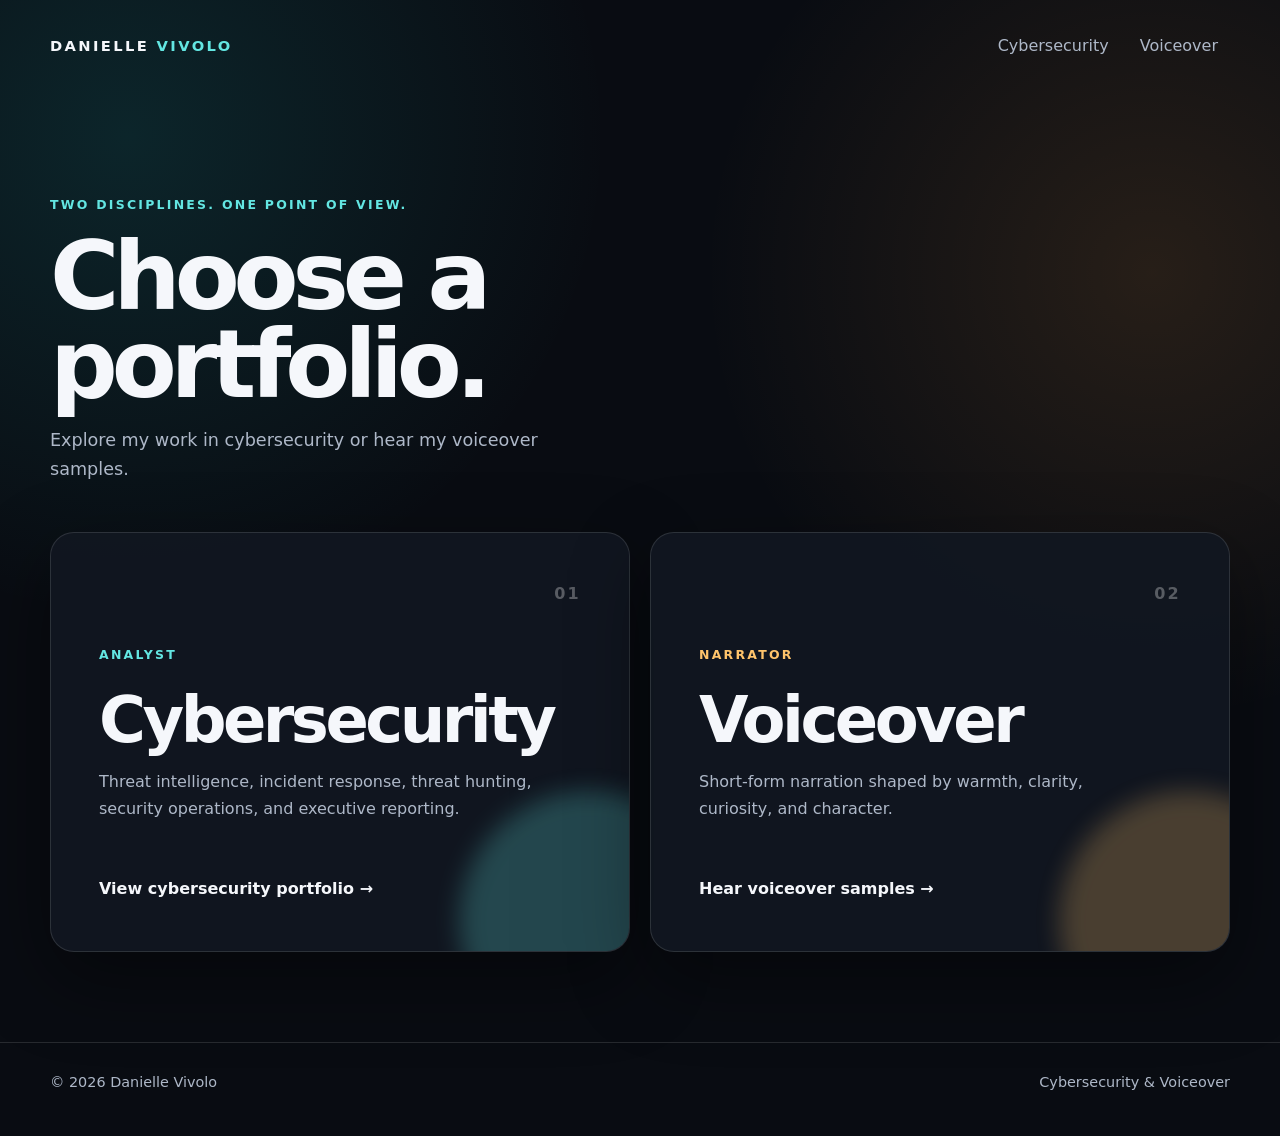
<file: index.html>
<!doctype html>
<html lang="en">
<head>
  <meta charset="utf-8">
  <meta name="viewport" content="width=device-width, initial-scale=1">
  <meta name="description" content="Choose Danielle Vivolo's cybersecurity portfolio or voiceover portfolio.">
  <title>Danielle Vivolo | Cybersecurity & Voiceover</title>
  <link rel="stylesheet" href="styles.css">
</head>
<body class="home-page">
  <header class="shell topbar">
    <a class="brand" href="index.html">Danielle <span>Vivolo</span></a>
    <nav class="top-links" aria-label="Portfolio navigation">
      <a class="text-link" href="cybersecurity.html">Cybersecurity</a>
      <a class="text-link" href="voiceover.html">Voiceover</a>
    </nav>
  </header>
  <main class="shell choice-shell">
    <div class="choice-intro">
      <p class="eyebrow">Two disciplines. One point of view.</p>
      <h1>Choose a portfolio.</h1>
      <p>Explore my work in cybersecurity or hear my voiceover samples.</p>
    </div>
    <div class="choice-grid">
      <a class="choice-card cyber-choice" href="cybersecurity.html">
        <span class="choice-number">01</span>
        <div><p class="eyebrow">Analyst</p><h2>Cybersecurity</h2><p>Threat intelligence, incident response, threat hunting, security operations, and executive reporting.</p></div>
        <span class="choice-link">View cybersecurity portfolio <span aria-hidden="true">→</span></span>
      </a>
      <a class="choice-card voice-choice" href="voiceover.html">
        <span class="choice-number">02</span>
        <div><p class="eyebrow">Narrator</p><h2>Voiceover</h2><p>Short-form narration shaped by warmth, clarity, curiosity, and character.</p></div>
        <span class="choice-link">Hear voiceover samples <span aria-hidden="true">→</span></span>
      </a>
    </div>
  </main>
  <footer><div class="shell footer-inner"><span>© <span data-year></span> Danielle Vivolo</span><span>Cybersecurity & Voiceover</span></div></footer>
  <script>document.querySelector('[data-year]').textContent = new Date().getFullYear();</script>
</body>
</html>
</file>
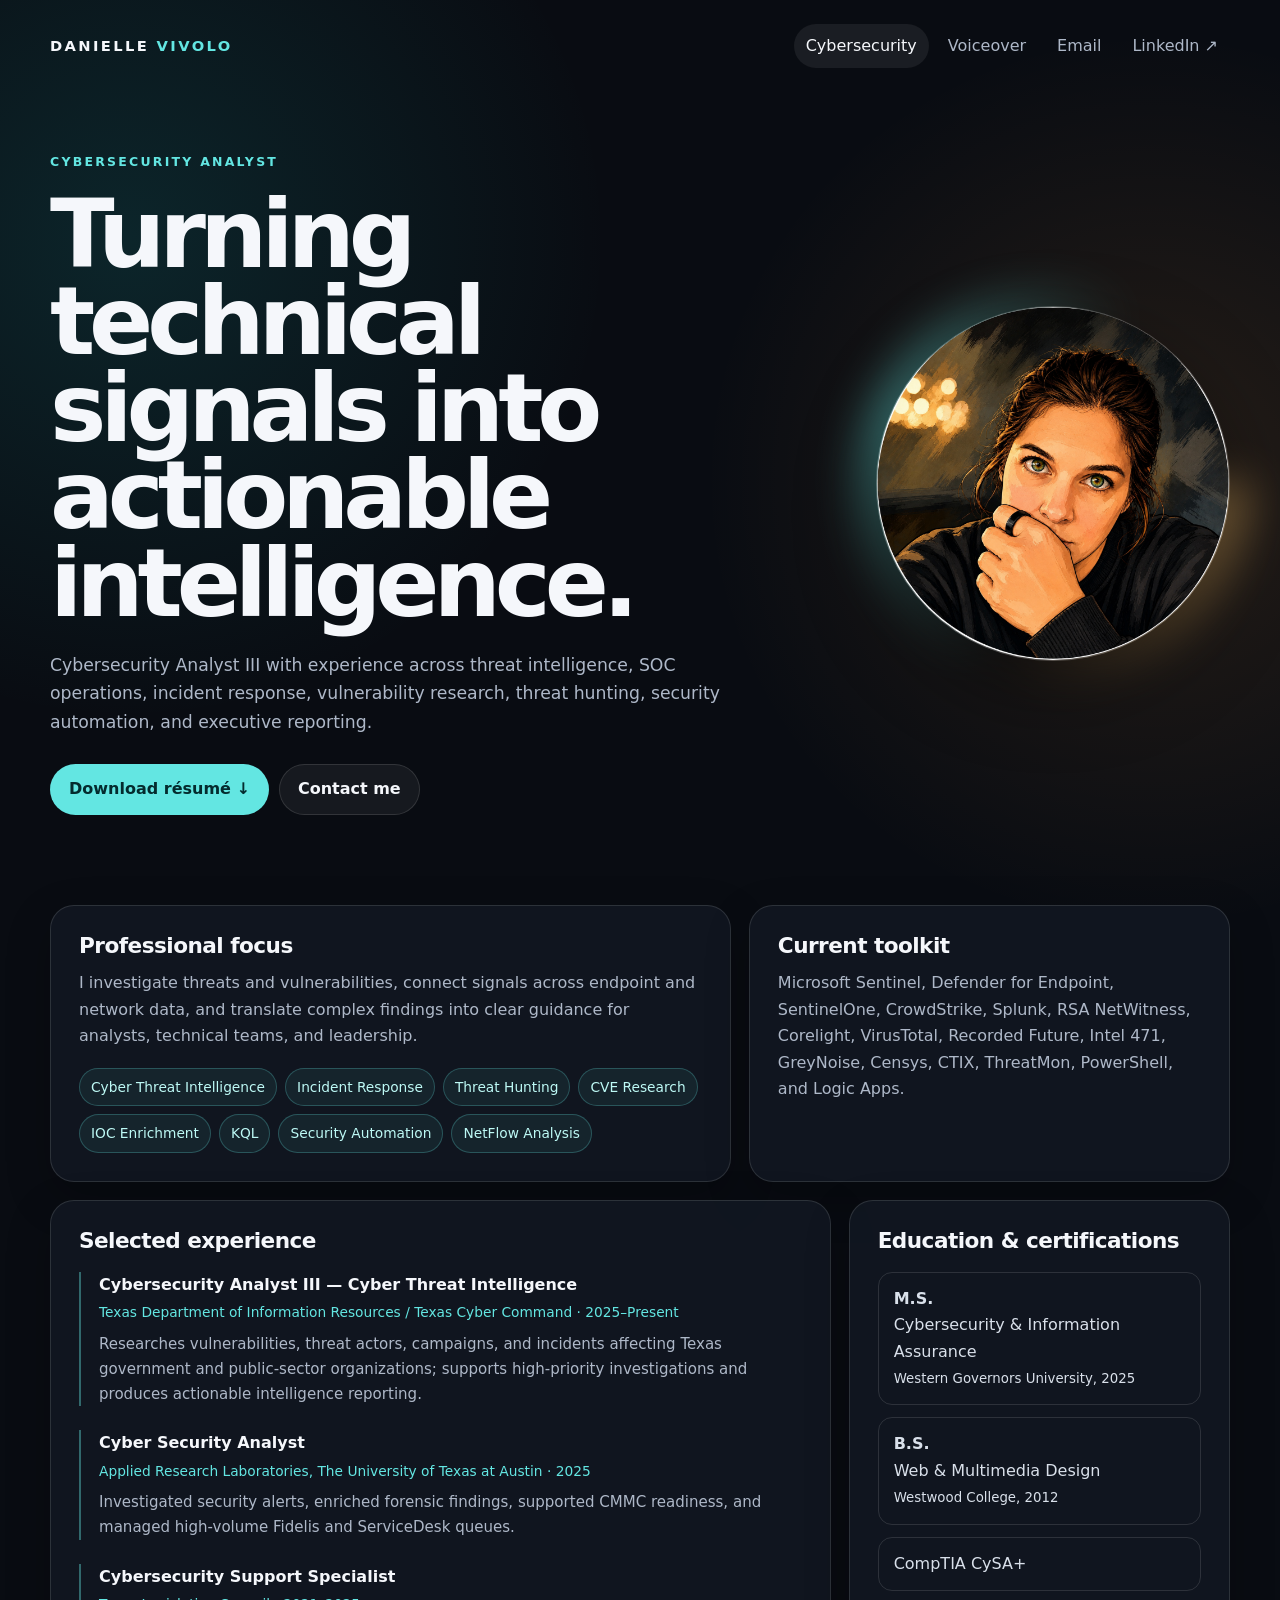
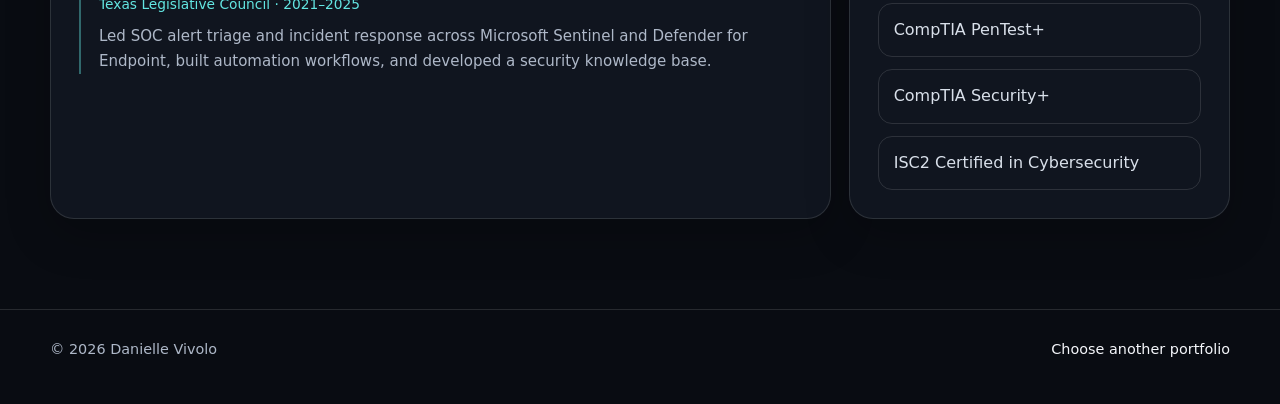
<file: cybersecurity.html>
<!doctype html>
<html lang="en">
<head>
  <meta charset="utf-8">
  <meta name="viewport" content="width=device-width, initial-scale=1">
  <meta name="description" content="Danielle Vivolo's cybersecurity experience, skills, and résumé.">
  <title>Danielle Vivolo | Cybersecurity</title>
  <link rel="stylesheet" href="styles.css">
</head>
<body class="cyber-page">
  <header class="shell topbar">
    <a class="brand" href="index.html">Danielle <span>Vivolo</span></a>
    <nav class="top-links" aria-label="Portfolio navigation">
      <a class="text-link active-link" href="cybersecurity.html" aria-current="page">Cybersecurity</a>
      <a class="text-link" href="voiceover.html">Voiceover</a>
      <a class="text-link email" href="mailto:danielle.vivolo@gmail.com">Email</a>
      <a class="text-link" href="https://linkedin.com/in/daniellevivolo" target="_blank" rel="noreferrer">LinkedIn ↗</a>
    </nav>
  </header>
  <main>
    <section class="shell portfolio-hero cyber-hero">
      <div class="hero-copy">
        <p class="eyebrow">Cybersecurity analyst</p>
        <h1>Turning technical signals into actionable intelligence.</h1>
        <p class="hero-lede">Cybersecurity Analyst III with experience across threat intelligence, SOC operations, incident response, vulnerability research, threat hunting, security automation, and executive reporting.</p>
        <div class="button-row"><a class="button cyber-action" href="Danielle_Vivolo_Cybersecurity_Resume.pdf" download>Download résumé ↓</a><a class="button" href="mailto:danielle.vivolo@gmail.com">Contact me</a></div>
      </div>
      <div class="portrait-wrap"><img class="portrait" src="assets/danielle-portrait.png" alt="Portrait of Danielle Vivolo"></div>
    </section>
    <section class="shell content-section" aria-label="Cybersecurity experience">
      <div class="grid">
        <article class="card summary"><h2>Professional focus</h2><p>I investigate threats and vulnerabilities, connect signals across endpoint and network data, and translate complex findings into clear guidance for analysts, technical teams, and leadership.</p><div class="tag-list" aria-label="Core skills"><span class="tag">Cyber Threat Intelligence</span><span class="tag">Incident Response</span><span class="tag">Threat Hunting</span><span class="tag">CVE Research</span><span class="tag">IOC Enrichment</span><span class="tag">KQL</span><span class="tag">Security Automation</span><span class="tag">NetFlow Analysis</span></div></article>
        <aside class="card skills"><h2>Current toolkit</h2><p>Microsoft Sentinel, Defender for Endpoint, SentinelOne, CrowdStrike, Splunk, RSA NetWitness, Corelight, VirusTotal, Recorded Future, Intel 471, GreyNoise, Censys, CTIX, ThreatMon, PowerShell, and Logic Apps.</p></aside>
        <article class="card experience"><h2>Selected experience</h2><div class="timeline">
          <div class="role"><h3>Cybersecurity Analyst III — Cyber Threat Intelligence</h3><p class="meta">Texas Department of Information Resources / Texas Cyber Command · 2025–Present</p><p>Researches vulnerabilities, threat actors, campaigns, and incidents affecting Texas government and public-sector organizations; supports high-priority investigations and produces actionable intelligence reporting.</p></div>
          <div class="role"><h3>Cyber Security Analyst</h3><p class="meta">Applied Research Laboratories, The University of Texas at Austin · 2025</p><p>Investigated security alerts, enriched forensic findings, supported CMMC readiness, and managed high-volume Fidelis and ServiceDesk queues.</p></div>
          <div class="role"><h3>Cybersecurity Support Specialist</h3><p class="meta">Texas Legislative Council · 2021–2025</p><p>Led SOC alert triage and incident response across Microsoft Sentinel and Defender for Endpoint, built automation workflows, and developed a security knowledge base.</p></div>
        </div></article>
        <aside class="card credentials"><h2>Education & certifications</h2><div class="credential-list"><div class="credential"><strong>M.S.</strong><br>Cybersecurity & Information Assurance<br><small>Western Governors University, 2025</small></div><div class="credential"><strong>B.S.</strong><br>Web & Multimedia Design<br><small>Westwood College, 2012</small></div><div class="credential">CompTIA CySA+</div><div class="credential">CompTIA PenTest+</div><div class="credential">CompTIA Security+</div><div class="credential">ISC2 Certified in Cybersecurity</div></div></aside>
      </div>
    </section>
  </main>
  <footer><div class="shell footer-inner"><span>© <span data-year></span> Danielle Vivolo</span><a href="index.html">Choose another portfolio</a></div></footer>
  <script>document.querySelector('[data-year]').textContent = new Date().getFullYear();</script>
</body>
</html>
</file>
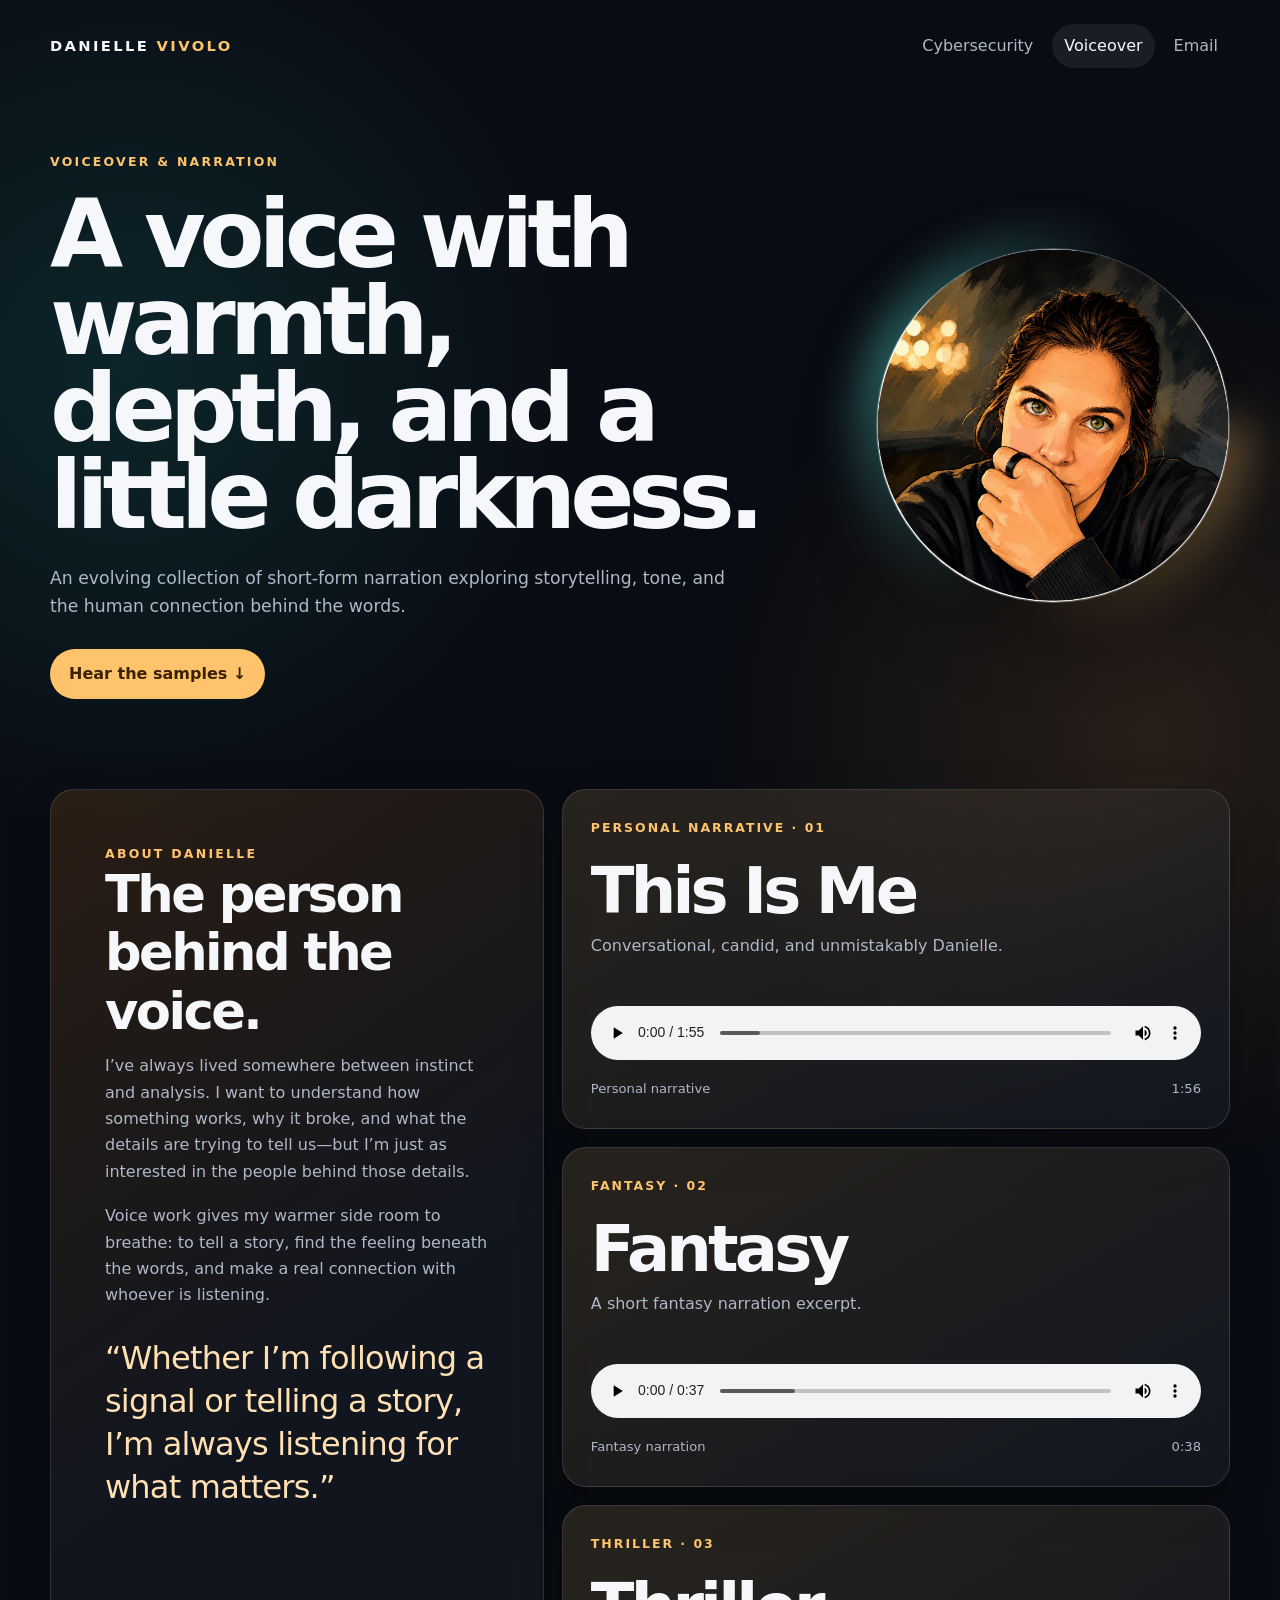
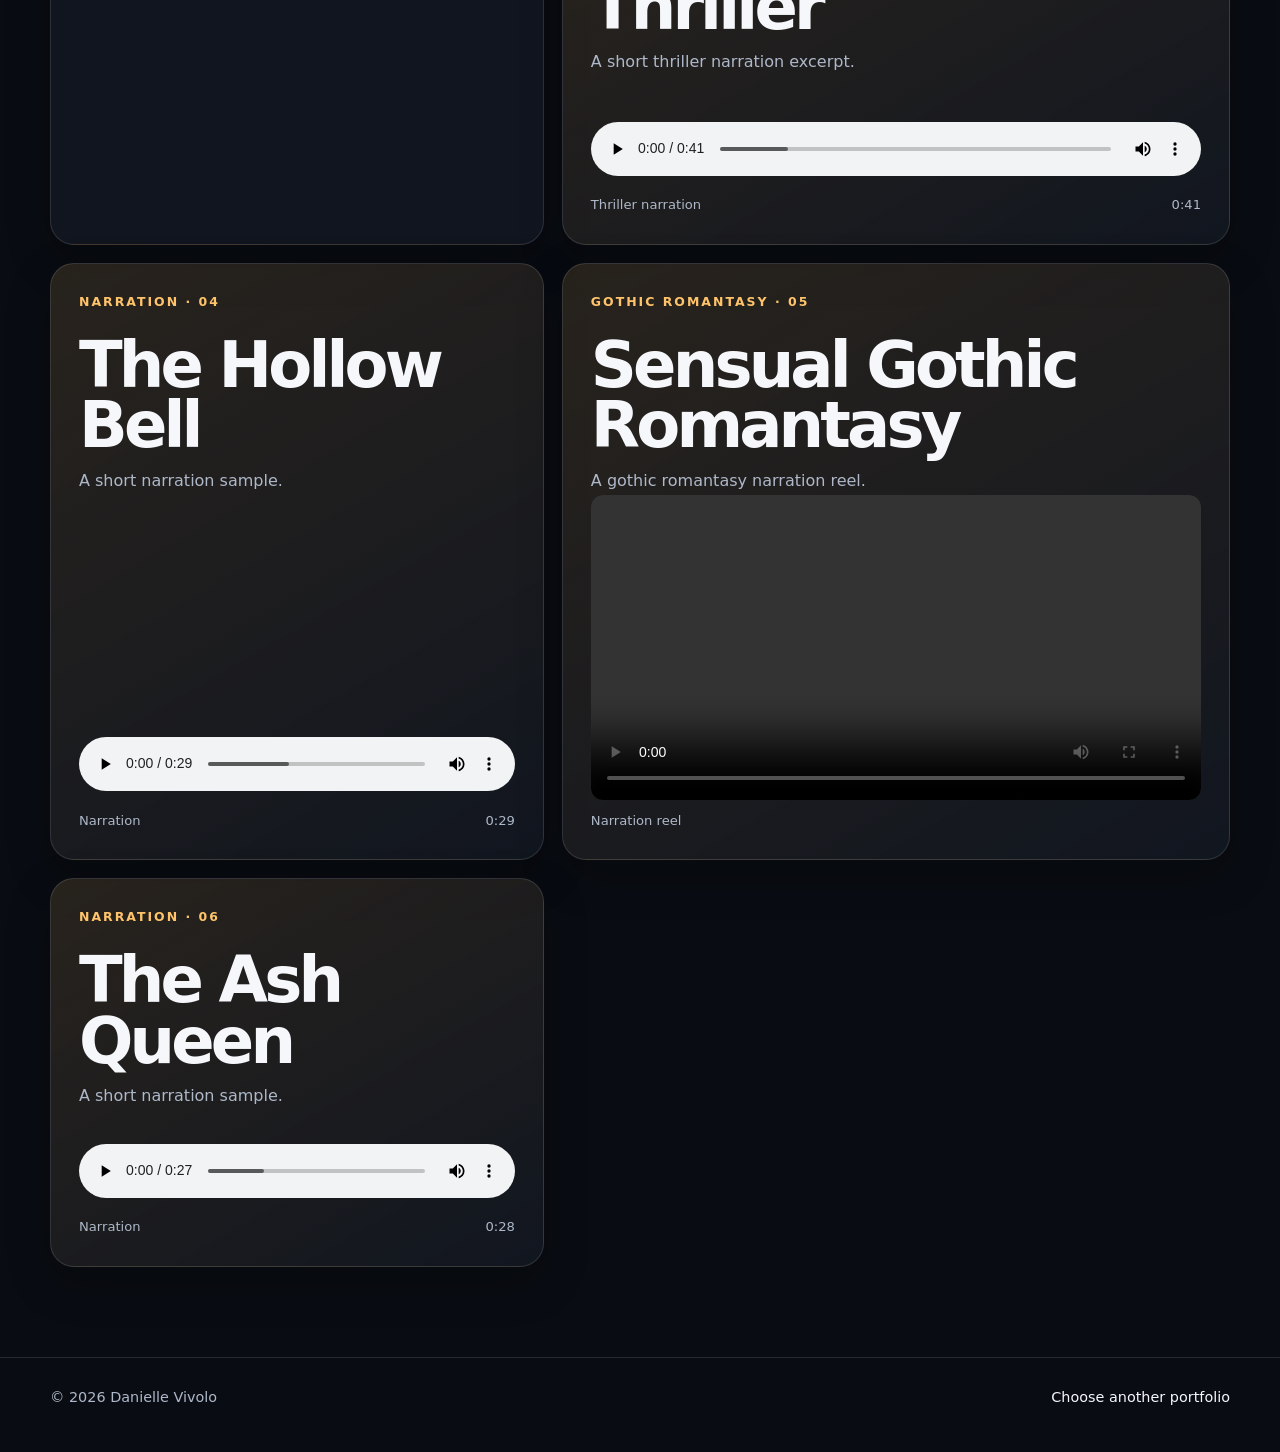
<file: voiceover.html>
<!doctype html>
<html lang="en">
<head>
  <meta charset="utf-8">
  <meta name="viewport" content="width=device-width, initial-scale=1">
  <meta name="description" content="Danielle Vivolo's voiceover portfolio and narration samples.">
  <title>Danielle Vivolo | Voiceover</title>
  <link rel="stylesheet" href="styles.css">
</head>
<body class="voice-page">
  <header class="shell topbar">
    <a class="brand voice-brand" href="index.html">Danielle <span>Vivolo</span></a>
    <nav class="top-links" aria-label="Portfolio navigation">
      <a class="text-link" href="cybersecurity.html">Cybersecurity</a>
      <a class="text-link active-link" href="voiceover.html" aria-current="page">Voiceover</a>
      <a class="text-link email" href="mailto:danielle.vivolo@gmail.com">Email</a>
    </nav>
  </header>
  <main>
    <section class="shell portfolio-hero voice-hero">
      <div class="hero-copy">
        <p class="eyebrow">Voiceover & narration</p>
        <h1>A voice with warmth, depth, and a little darkness.</h1>
        <p class="hero-lede">An evolving collection of short-form narration exploring storytelling, tone, and the human connection behind the words.</p>
        <a class="button voice-action" href="#samples">Hear the samples ↓</a>
      </div>
      <div class="portrait-wrap"><img class="portrait" src="assets/danielle-portrait.png" alt="Portrait of Danielle Vivolo"></div>
    </section>
    <section class="shell voice-layout" id="samples">
      <article class="card voice-copy">
        <p class="eyebrow">About Danielle</p>
        <h2>The person behind the voice.</h2>
        <p>I’ve always lived somewhere between instinct and analysis. I want to understand how something works, why it broke, and what the details are trying to tell us—but I’m just as interested in the people behind those details.</p>
        <p>Voice work gives my warmer side room to breathe: to tell a story, find the feeling beneath the words, and make a real connection with whoever is listening.</p>
        <blockquote>“Whether I’m following a signal or telling a story, I’m always listening for what matters.”</blockquote>
      </article>
      <article class="card audio-card">
        <div><div class="sample-meta">Personal narrative · 01</div><h2>This Is Me</h2><p>Conversational, candid, and unmistakably Danielle.</p></div>
        <div><audio controls preload="metadata"><source src="assets/this-is-me.wav" type="audio/wav">Your browser does not support embedded audio. <a href="assets/this-is-me.wav">Download the sample</a>.</audio><div class="duration"><span>Personal narrative</span><span>1:56</span></div></div>
      </article>
      <article class="card audio-card">
        <div><div class="sample-meta">Fantasy · 02</div><h2>Fantasy</h2><p>A short fantasy narration excerpt.</p></div>
        <div><audio controls preload="metadata"><source src="assets/fantasy-sample.wav" type="audio/wav">Your browser does not support embedded audio. <a href="assets/fantasy-sample.wav">Download the sample</a>.</audio><div class="duration"><span>Fantasy narration</span><span>0:38</span></div></div>
      </article>
      <article class="card audio-card">
        <div><div class="sample-meta">Thriller · 03</div><h2>Thriller</h2><p>A short thriller narration excerpt.</p></div>
        <div><audio controls preload="metadata"><source src="assets/thriller-sample.wav" type="audio/wav">Your browser does not support embedded audio. <a href="assets/thriller-sample.wav">Download the sample</a>.</audio><div class="duration"><span>Thriller narration</span><span>0:41</span></div></div>
      </article>
      <article class="card audio-card">
        <div><div class="sample-meta">Narration · 04</div><h2 id="hollow-bell-title">The Hollow Bell</h2><p>A short narration sample.</p></div>
        <div><audio controls preload="metadata" aria-labelledby="hollow-bell-title"><source src="assets/the-hollow-bell.wav" type="audio/wav">Your browser does not support embedded audio. <a href="assets/the-hollow-bell.wav">Download the sample</a>.</audio><div class="duration"><span>Narration</span><span>0:29</span></div></div>
      </article>
      <article class="card audio-card">
        <div><div class="sample-meta">Gothic romantasy · 05</div><h2 id="romantasy-title">Sensual Gothic Romantasy</h2><p>A gothic romantasy narration reel.</p></div>
        <div><video controls playsinline preload="metadata" aria-labelledby="romantasy-title" style="display:block;width:100%;max-height:560px;border-radius:12px;background:#111;object-fit:contain"><source src="assets/sensual-gothic-romantasy.mp4" type="video/mp4">Your browser does not support embedded video. <a href="assets/sensual-gothic-romantasy.mp4">Download the reel</a>.</video><div class="duration"><span>Narration reel</span></div></div>
      </article>
      <article class="card audio-card" id="the-ash-queen">
        <div><div class="sample-meta">Narration · 06</div><h2 id="ash-queen-title">The Ash Queen</h2><p>A short narration sample.</p></div>
        <div><audio controls preload="metadata" aria-labelledby="ash-queen-title"><source src="assets/the-ash-queen.wav" type="audio/wav">Your browser does not support embedded audio. <a href="assets/the-ash-queen.wav">Download the sample</a>.</audio><div class="duration"><span>Narration</span><span>0:28</span></div></div>
      </article>
    </section>
  </main>
  <footer><div class="shell footer-inner"><span>© <span data-year></span> Danielle Vivolo</span><a href="index.html">Choose another portfolio</a></div></footer>
  <script>document.querySelector('[data-year]').textContent = new Date().getFullYear();</script>
</body>
</html>
</file>
<file: styles.css>
:root{--ink:#f5f7fb;--muted:#aeb8c8;--bg:#090c12;--panel:rgba(18,23,33,.88);--line:rgba(255,255,255,.12);--cyan:#63e6e2;--amber:#ffc46b;--radius:24px;--shadow:0 28px 80px rgba(0,0,0,.42)}
*{box-sizing:border-box}html{scroll-behavior:smooth}body{margin:0;min-width:320px;min-height:100vh;color:var(--ink);background:radial-gradient(circle at 10% 12%,rgba(32,206,207,.13),transparent 30rem),radial-gradient(circle at 90% 24%,rgba(255,162,65,.12),transparent 28rem),var(--bg);font-family:Inter,ui-sans-serif,system-ui,-apple-system,BlinkMacSystemFont,"Segoe UI",sans-serif;line-height:1.65}a{color:inherit}button,a,audio{-webkit-tap-highlight-color:transparent}.shell{width:min(1180px,calc(100% - 40px));margin-inline:auto}.topbar{display:flex;align-items:center;justify-content:space-between;gap:24px;padding:24px 0}.brand{color:var(--ink);font-size:.92rem;font-weight:750;letter-spacing:.16em;text-decoration:none;text-transform:uppercase}.brand span{color:var(--cyan)}.voice-brand span{color:var(--amber)}.top-links{display:flex;align-items:center;gap:7px}.text-link{color:var(--muted);text-decoration:none;padding:9px 12px;border-radius:999px}.text-link:hover,.text-link:focus-visible,.active-link{color:var(--ink);background:rgba(255,255,255,.07);outline:none}.eyebrow{margin:0 0 18px;color:var(--cyan);font-size:.78rem;font-weight:800;letter-spacing:.18em;text-transform:uppercase}.voice-page .eyebrow,.voice-choice .eyebrow{color:var(--amber)}h1,h2,h3,p{margin-top:0}h1{margin-bottom:24px;font-size:clamp(3.2rem,7.4vw,7rem);line-height:.92;letter-spacing:-.065em}h2{margin-bottom:12px;font-size:1.35rem;line-height:1.15;letter-spacing:-.025em}p{color:var(--muted)}
.button-row{display:flex;flex-wrap:wrap;gap:10px}.button{display:inline-flex;align-items:center;justify-content:center;min-height:46px;padding:11px 18px;border:1px solid var(--line);border-radius:999px;background:rgba(255,255,255,.055);color:var(--ink);text-decoration:none;font-weight:750;transition:transform .18s ease,border-color .18s ease,background .18s ease}.button:hover{transform:translateY(-2px);border-color:rgba(255,255,255,.35);background:rgba(255,255,255,.1)}.button:focus-visible{outline:3px solid rgba(255,255,255,.3);outline-offset:3px}.cyber-action{background:var(--cyan);color:#042b2e;border-color:transparent}.voice-action{background:var(--amber);color:#3c2100;border-color:transparent}
.home-page{display:grid;grid-template-rows:auto 1fr auto}.choice-shell{padding:clamp(50px,8vw,110px) 0 90px}.choice-intro{max-width:820px;margin-bottom:48px}.choice-intro h1{margin-bottom:18px}.choice-intro>p:last-child{max-width:560px;font-size:1.1rem}.choice-grid{display:grid;grid-template-columns:1fr 1fr;gap:20px}.choice-card{position:relative;display:flex;flex-direction:column;justify-content:space-between;min-height:420px;padding:clamp(28px,4vw,48px);overflow:hidden;border:1px solid var(--line);border-radius:var(--radius);background:var(--panel);box-shadow:var(--shadow);text-decoration:none;transition:transform .25s ease,border-color .25s ease}.choice-card::after{content:"";position:absolute;width:260px;height:260px;right:-90px;bottom:-100px;border-radius:50%;filter:blur(12px);opacity:.24;transition:transform .25s ease}.cyber-choice::after{background:var(--cyan)}.voice-choice::after{background:var(--amber)}.choice-card:hover{transform:translateY(-5px);border-color:rgba(255,255,255,.32)}.choice-card:hover::after{transform:scale(1.12)}.choice-card:focus-visible{outline:3px solid rgba(255,255,255,.35);outline-offset:4px}.choice-number{align-self:flex-end;color:rgba(255,255,255,.3);font-weight:800;letter-spacing:.14em}.choice-card h2{font-size:clamp(2.4rem,5vw,4.5rem);letter-spacing:-.055em}.choice-card p{max-width:45ch}.choice-link{position:relative;z-index:1;font-weight:800}
.portfolio-hero{display:grid;grid-template-columns:minmax(0,1.35fr) minmax(260px,.65fr);align-items:center;gap:clamp(36px,7vw,90px);min-height:660px;padding:60px 0 90px}.hero-copy{max-width:800px}.hero-lede{max-width:62ch;margin-bottom:28px;font-size:1.08rem}.portrait-wrap{position:relative;isolation:isolate}.portrait-wrap::before{content:"";position:absolute;inset:-18px;z-index:-1;border-radius:50%;background:conic-gradient(from 90deg,var(--amber),transparent 30%,var(--cyan),transparent 82%);filter:blur(22px);opacity:.48}.portrait{display:block;width:100%;aspect-ratio:1;object-fit:cover;border:1px solid rgba(255,255,255,.22);border-radius:50%;box-shadow:var(--shadow)}.content-section{padding-bottom:90px}.grid{display:grid;grid-template-columns:repeat(12,1fr);gap:18px}.card{padding:28px;border:1px solid var(--line);border-radius:var(--radius);background:var(--panel);box-shadow:0 16px 45px rgba(0,0,0,.22)}.card p{margin-bottom:0}.summary{grid-column:span 7}.skills{grid-column:span 5}.experience{grid-column:span 8}.credentials{grid-column:span 4}.tag-list{display:flex;flex-wrap:wrap;gap:8px;margin-top:18px}.tag{padding:7px 11px;border:1px solid rgba(99,230,226,.25);border-radius:999px;color:#bdf9f5;background:rgba(99,230,226,.07);font-size:.86rem}.timeline{display:grid;gap:24px;margin-top:18px}.role{padding-left:18px;border-left:2px solid rgba(99,230,226,.4)}.role h3{margin-bottom:3px;font-size:1rem}.role .meta{margin-bottom:8px;color:var(--cyan);font-size:.86rem}.role p{font-size:.94rem}.credential-list{display:grid;gap:12px;margin-top:18px}.credential{padding:13px 15px;border:1px solid var(--line);border-radius:14px;color:#d9e0ea}
.voice-layout{display:grid;grid-template-columns:minmax(0,.85fr) minmax(360px,1.15fr);gap:18px;align-items:stretch;padding-bottom:90px;scroll-margin-top:20px}.voice-copy{grid-row:span 3;padding:clamp(28px,5vw,54px);background:linear-gradient(145deg,rgba(164,92,24,.21),rgba(18,23,33,.88) 58%)}.voice-copy h2{font-size:clamp(2.1rem,4vw,3.6rem);letter-spacing:-.05em}.voice-copy p+p{margin-top:18px}.voice-copy blockquote{margin:28px 0 0;color:#ffe0b3;font-size:clamp(1.3rem,2.6vw,2rem);line-height:1.35;letter-spacing:-.025em}.audio-card{display:flex;flex-direction:column;justify-content:space-between;min-height:340px;background:linear-gradient(150deg,rgba(255,196,107,.13),rgba(18,23,33,.92))}.sample-meta{color:var(--amber);font-size:.78rem;font-weight:800;letter-spacing:.16em;text-transform:uppercase}.audio-card h2{margin-top:22px;font-size:clamp(2.2rem,5vw,4.6rem);line-height:.95;letter-spacing:-.06em}audio{width:100%;margin-top:34px;accent-color:var(--amber)}.duration{display:flex;justify-content:space-between;gap:16px;margin-top:10px;color:var(--muted);font-size:.82rem}footer{border-top:1px solid var(--line);padding:28px 0 42px;color:var(--muted);font-size:.9rem}.footer-inner{display:flex;justify-content:space-between;gap:24px}.footer-inner a{color:var(--ink);text-decoration:none}.footer-inner a:hover{text-decoration:underline}
@media(max-width:880px){.choice-grid{grid-template-columns:1fr}.choice-card{min-height:330px}.portfolio-hero{grid-template-columns:1fr 230px;min-height:580px}.summary,.skills,.experience,.credentials{grid-column:1/-1}.voice-layout{grid-template-columns:1fr}.voice-copy{grid-row:auto}}@media(max-width:680px){.shell{width:min(100% - 24px,1180px)}.topbar{align-items:flex-start;padding:18px 0}.top-links{flex-wrap:wrap;justify-content:flex-end}.top-links .email{display:none}.text-link{padding:7px 9px;font-size:.88rem}.choice-shell{padding-top:42px}.choice-card{min-height:290px}.portfolio-hero{grid-template-columns:1fr;min-height:auto;padding:44px 0 70px}.portrait-wrap{grid-row:1;width:min(58vw,280px);margin:0 auto}.hero-copy{grid-row:2;text-align:center}.hero-copy .button-row{justify-content:center}h1{font-size:clamp(3rem,16vw,5.2rem)}.card{padding:22px}.audio-card{min-height:310px}.footer-inner{flex-direction:column;gap:8px}}@media(prefers-reduced-motion:reduce){html{scroll-behavior:auto}*,*::before,*::after{transition-duration:.01ms!important}}
</file>
